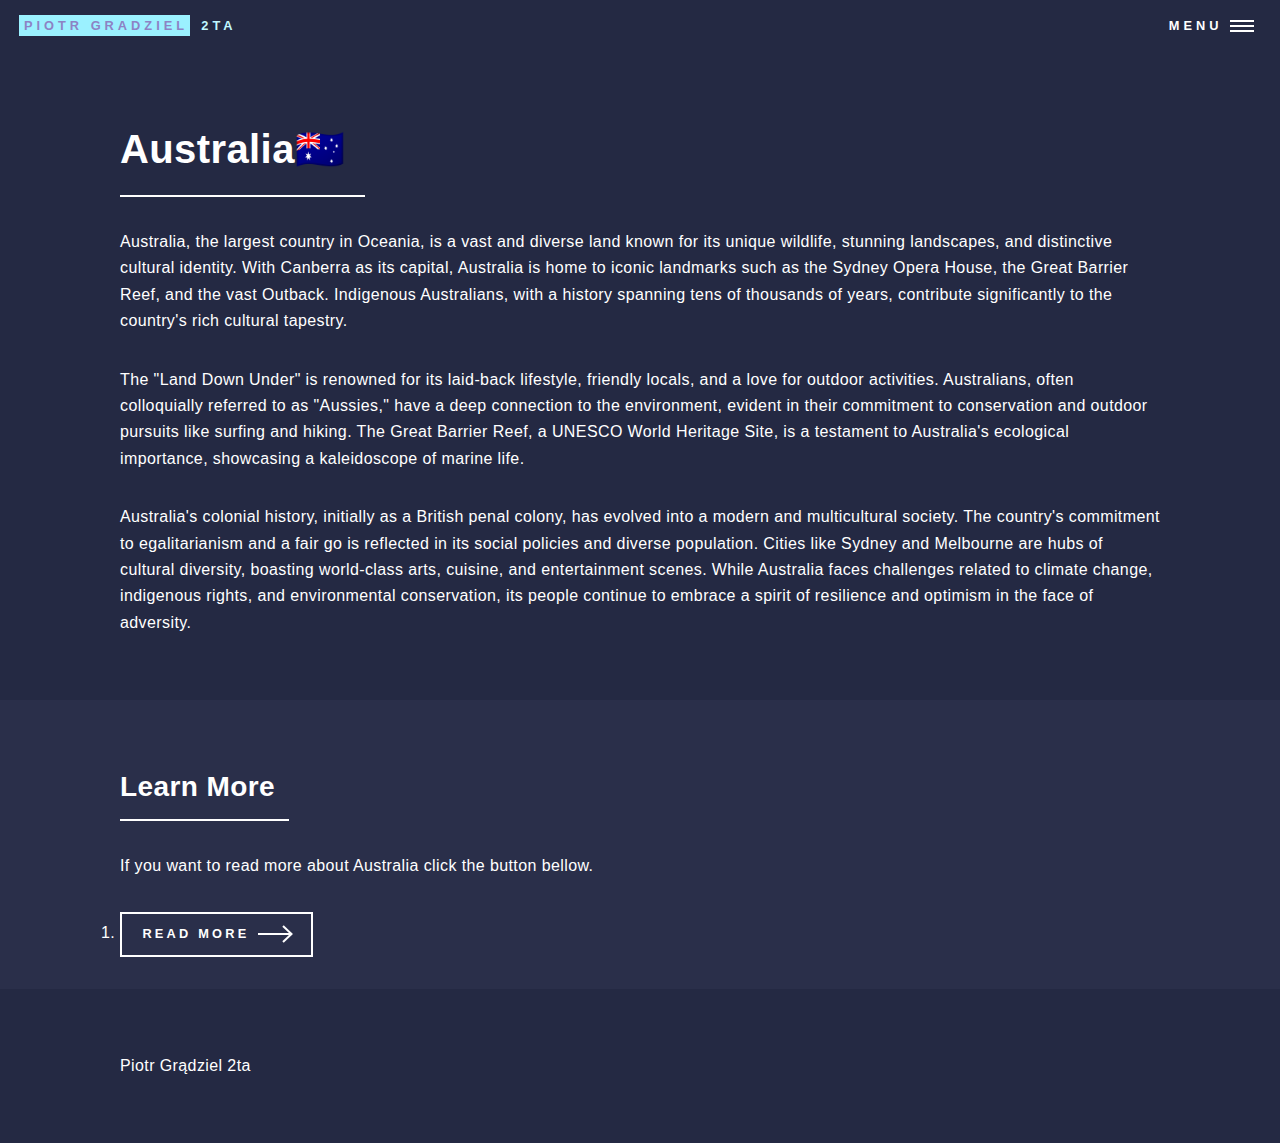
<file: australia.html>
<!DOCTYPE HTML>
<html>
	<head>
		<title>Australia</title>
		<meta charset="utf-8" />
		<meta name="viewport" content="width=device-width, initial-scale=1, user-scalable=no" />
		<link rel="stylesheet" href="assets/css/main.css" />
		<noscript><link rel="stylesheet" href="assets/css/noscript.css" /></noscript>
	</head>
	<body class="is-preload">

		<!-- Wrapper -->
			<div id="wrapper">

				<!-- Header -->
					<header id="header" class="alt style2">
						<a href="index.html" class="logo"><strong>Piotr Gradziel</strong> <span>2ta</span></a>
						<nav>
							<a href="#menu">Menu</a>
						</nav>
					</header>

				<!-- Menu -->
					<nav id="menu">
						<ul class="links">
							<li><a href="index.html">Home</a></li>
							<li><a href="gallery.html">Gallery</a></li>
							<li><a href="landing.html">Info</a></li>
						</ul>
					</nav>

				<!-- Banner -->
					<section id="banner" class="style2">
						<div class="inner">
							<header class="major">
								<h1>Australia🇦🇺</h1>
							</header>
							<div class="content">
								<p>Australia, the largest country in Oceania, is a vast and diverse land known for its unique wildlife, stunning landscapes, and distinctive cultural identity. With Canberra as its capital, Australia is home to iconic landmarks such as the Sydney Opera House, the Great Barrier Reef, and the vast Outback. Indigenous Australians, with a history spanning tens of thousands of years, contribute significantly to the country's rich cultural tapestry.</p>
                                
                                <p>The "Land Down Under" is renowned for its laid-back lifestyle, friendly locals, and a love for outdoor activities. Australians, often colloquially referred to as "Aussies," have a deep connection to the environment, evident in their commitment to conservation and outdoor pursuits like surfing and hiking. The Great Barrier Reef, a UNESCO World Heritage Site, is a testament to Australia's ecological importance, showcasing a kaleidoscope of marine life.</p>

                                <p>Australia's colonial history, initially as a British penal colony, has evolved into a modern and multicultural society. The country's commitment to egalitarianism and a fair go is reflected in its social policies and diverse population. Cities like Sydney and Melbourne are hubs of cultural diversity, boasting world-class arts, cuisine, and entertainment scenes. While Australia faces challenges related to climate change, indigenous rights, and environmental conservation, its people continue to embrace a spirit of resilience and optimism in the face of adversity.</p>
							</div>
						</div>
					</section>

				<!-- Main -->
					<div id="main">

							<section id="three">
								<div class="inner">
									<header class="major">
										<h2>Learn More</h2>
									</header>
									<p>If you want to read more about Australia click the button bellow.</p>
									<ul class="actions">
										<li><a href="https://www.australia.com/en" class="button next">Read More</a></li>
									</ul>
								</div>
							</section>

					</div>

						<!-- Footer -->
							<footer id="footer">
								<div class="inner">
									<p>Piotr Grądziel 2ta</p>
								</div>
							</footer>

			</div>
		<!-- Scripts -->
			<script src="assets/js/jquery.min.js"></script>
			<script src="assets/js/jquery.scrolly.min.js"></script>
			<script src="assets/js/jquery.scrollex.min.js"></script>
			<script src="assets/js/browser.min.js"></script>
			<script src="assets/js/breakpoints.min.js"></script>
			<script src="assets/js/util.js"></script>
			<script src="assets/js/main.js"></script>

	</body>
</html>
</file>
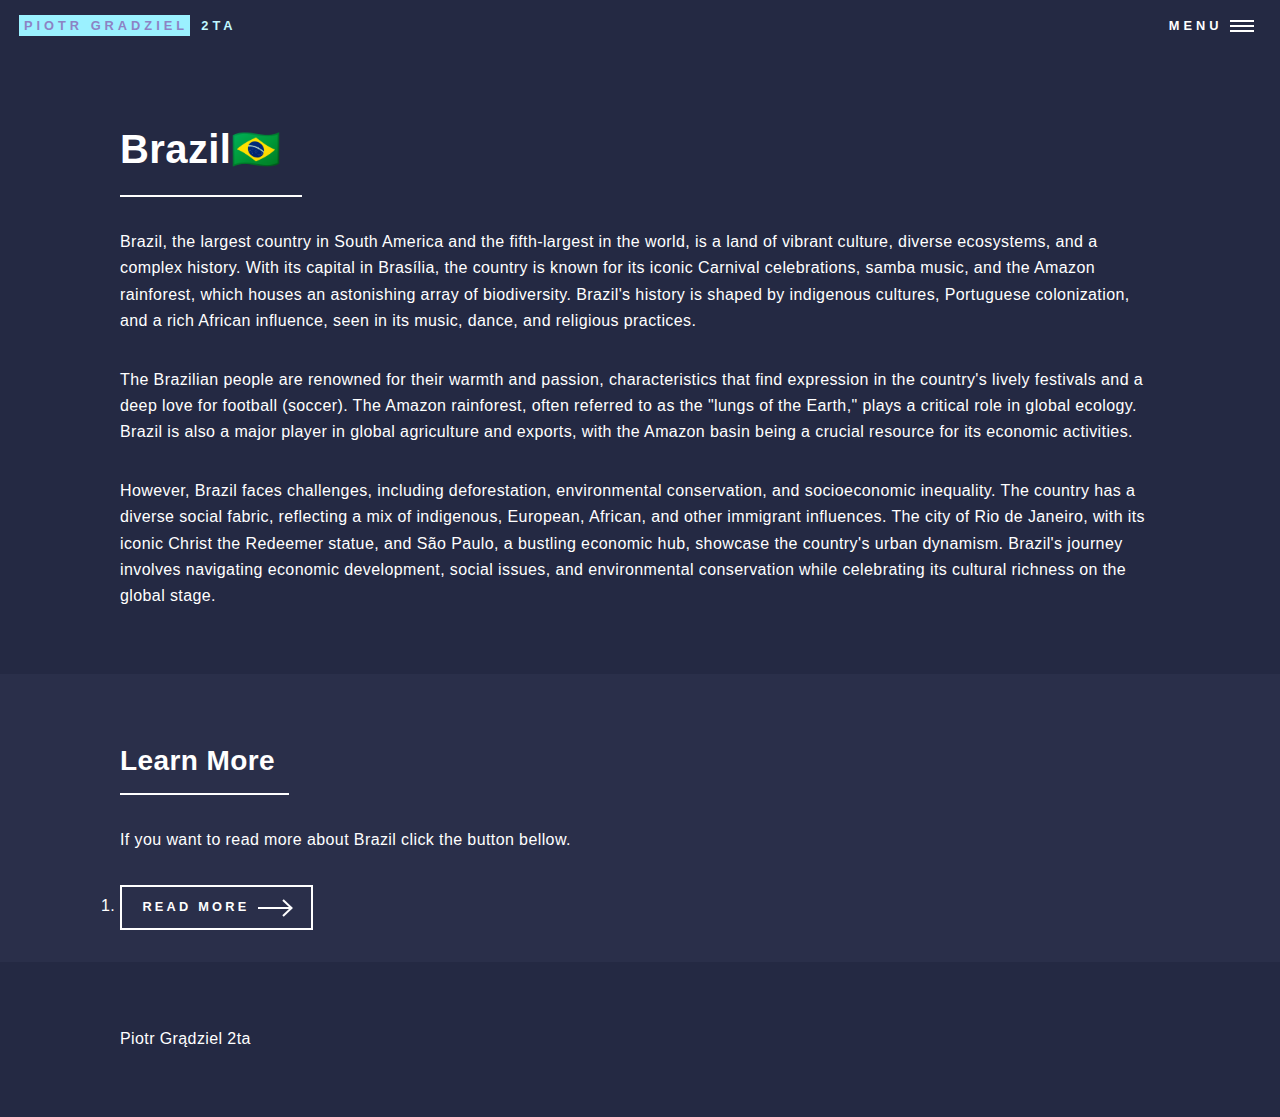
<file: brazil.html>
<!DOCTYPE HTML>
<html>
	<head>
		<title>Brazil</title>
		<meta charset="utf-8" />
		<meta name="viewport" content="width=device-width, initial-scale=1, user-scalable=no" />
		<link rel="stylesheet" href="assets/css/main.css" />
		<noscript><link rel="stylesheet" href="assets/css/noscript.css" /></noscript>
	</head>
	<body class="is-preload">

		<!-- Wrapper -->
			<div id="wrapper">

				<!-- Header -->
					<header id="header" class="alt style2">
						<a href="index.html" class="logo"><strong>Piotr Gradziel</strong> <span>2ta</span></a>
						<nav>
							<a href="#menu">Menu</a>
						</nav>
					</header>

				<!-- Menu -->
					<nav id="menu">
						<ul class="links">
							<li><a href="index.html">Home</a></li>
							<li><a href="gallery.html">Gallery</a></li>
							<li><a href="landing.html">Info</a></li>
						</ul>
					</nav>

				<!-- Banner -->
					<section id="banner" class="style2">
						<div class="inner">
							<header class="major">
								<h1>Brazil🇧🇷</h1>
							</header>
							<div class="content">
								<p>Brazil, the largest country in South America and the fifth-largest in the world, is a land of vibrant culture, diverse ecosystems, and a complex history. With its capital in Brasília, the country is known for its iconic Carnival celebrations, samba music, and the Amazon rainforest, which houses an astonishing array of biodiversity. Brazil's history is shaped by indigenous cultures, Portuguese colonization, and a rich African influence, seen in its music, dance, and religious practices.</p>
                                
                                <p>The Brazilian people are renowned for their warmth and passion, characteristics that find expression in the country's lively festivals and a deep love for football (soccer). The Amazon rainforest, often referred to as the "lungs of the Earth," plays a critical role in global ecology. Brazil is also a major player in global agriculture and exports, with the Amazon basin being a crucial resource for its economic activities.</p>

                                <p>However, Brazil faces challenges, including deforestation, environmental conservation, and socioeconomic inequality. The country has a diverse social fabric, reflecting a mix of indigenous, European, African, and other immigrant influences. The city of Rio de Janeiro, with its iconic Christ the Redeemer statue, and São Paulo, a bustling economic hub, showcase the country's urban dynamism. Brazil's journey involves navigating economic development, social issues, and environmental conservation while celebrating its cultural richness on the global stage.

                                </p>
							</div>
						</div>
					</section>

				<!-- Main -->
					<div id="main">

							<section id="three">
								<div class="inner">
									<header class="major">
										<h2>Learn More</h2>
									</header>
									<p>If you want to read more about Brazil click the button bellow.</p>
									<ul class="actions">
										<li><a href="https://en.wikipedia.org/wiki/Brazil" class="button next">Read More</a></li>
									</ul>
								</div>
							</section>

					</div>

						<!-- Footer -->
							<footer id="footer">
								<div class="inner">
									<p>Piotr Grądziel 2ta</p>
								</div>
							</footer>

			</div>
		<!-- Scripts -->
			<script src="assets/js/jquery.min.js"></script>
			<script src="assets/js/jquery.scrolly.min.js"></script>
			<script src="assets/js/jquery.scrollex.min.js"></script>
			<script src="assets/js/browser.min.js"></script>
			<script src="assets/js/breakpoints.min.js"></script>
			<script src="assets/js/util.js"></script>
			<script src="assets/js/main.js"></script>

	</body>
</html>
</file>
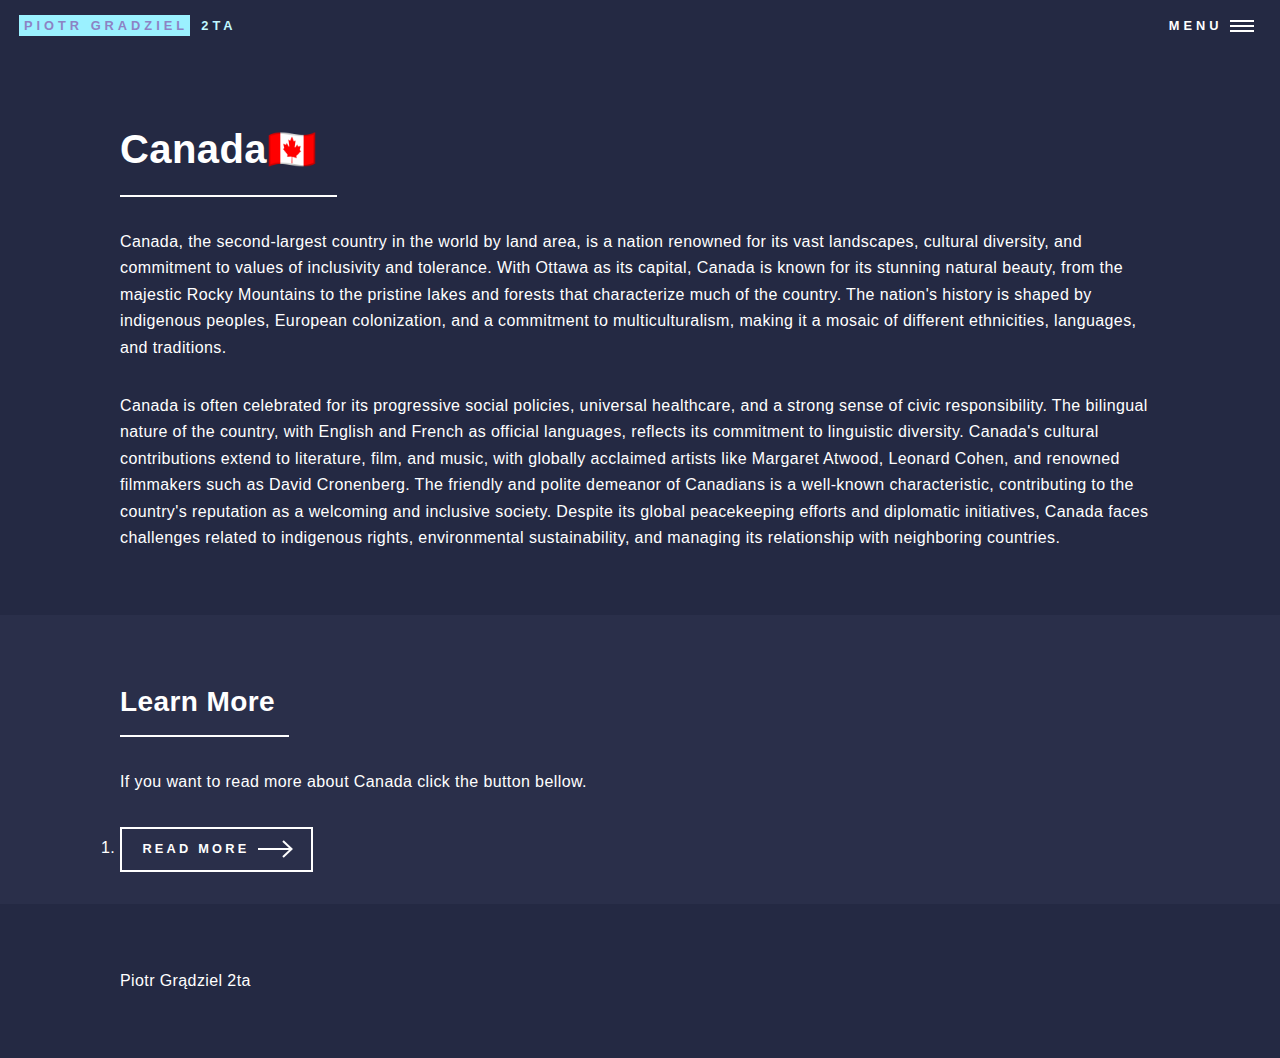
<file: canada.html>
<!DOCTYPE HTML>
<html>
	<head>
		<title>Canada</title>
		<meta charset="utf-8" />
		<meta name="viewport" content="width=device-width, initial-scale=1, user-scalable=no" />
		<link rel="stylesheet" href="assets/css/main.css" />
		<noscript><link rel="stylesheet" href="assets/css/noscript.css" /></noscript>
	</head>
	<body class="is-preload">

		<!-- Wrapper -->
			<div id="wrapper">

				<!-- Header -->
					<header id="header" class="alt style2">
						<a href="index.html" class="logo"><strong>Piotr Gradziel</strong> <span>2ta</span></a>
						<nav>
							<a href="#menu">Menu</a>
						</nav>
					</header>

				<!-- Menu -->
					<nav id="menu">
						<ul class="links">
							<li><a href="index.html">Home</a></li>
							<li><a href="gallery.html">Gallery</a></li>
							<li><a href="landing.html">Info</a></li>
						</ul>
					</nav>

				<!-- Banner -->
					<section id="banner" class="style2">
						<div class="inner">
							<header class="major">
								<h1>Canada🇨🇦</h1>
							</header>
							<div class="content">
								<p>Canada, the second-largest country in the world by land area, is a nation renowned for its vast landscapes, cultural diversity, and commitment to values of inclusivity and tolerance. With Ottawa as its capital, Canada is known for its stunning natural beauty, from the majestic Rocky Mountains to the pristine lakes and forests that characterize much of the country. The nation's history is shaped by indigenous peoples, European colonization, and a commitment to multiculturalism, making it a mosaic of different ethnicities, languages, and traditions.</p>
                                
                                <p>Canada is often celebrated for its progressive social policies, universal healthcare, and a strong sense of civic responsibility. The bilingual nature of the country, with English and French as official languages, reflects its commitment to linguistic diversity. Canada's cultural contributions extend to literature, film, and music, with globally acclaimed artists like Margaret Atwood, Leonard Cohen, and renowned filmmakers such as David Cronenberg. The friendly and polite demeanor of Canadians is a well-known characteristic, contributing to the country's reputation as a welcoming and inclusive society. Despite its global peacekeeping efforts and diplomatic initiatives, Canada faces challenges related to indigenous rights, environmental sustainability, and managing its relationship with neighboring countries.</p>
							</div>
						</div>
					</section>

				<!-- Main -->
					<div id="main">

							<section id="three">
								<div class="inner">
									<header class="major">
										<h2>Learn More</h2>
									</header>
									<p>If you want to read more about Canada click the button bellow.</p>
									<ul class="actions">
										<li><a href="https://www.canada.ca/en.html" class="button next">Read More</a></li>
									</ul>
								</div>
							</section>

					</div>

						<!-- Footer -->
							<footer id="footer">
								<div class="inner">
									<p>Piotr Grądziel 2ta</p>
								</div>
							</footer>

			</div>
		<!-- Scripts -->
			<script src="assets/js/jquery.min.js"></script>
			<script src="assets/js/jquery.scrolly.min.js"></script>
			<script src="assets/js/jquery.scrollex.min.js"></script>
			<script src="assets/js/browser.min.js"></script>
			<script src="assets/js/breakpoints.min.js"></script>
			<script src="assets/js/util.js"></script>
			<script src="assets/js/main.js"></script>

	</body>
</html>
</file>
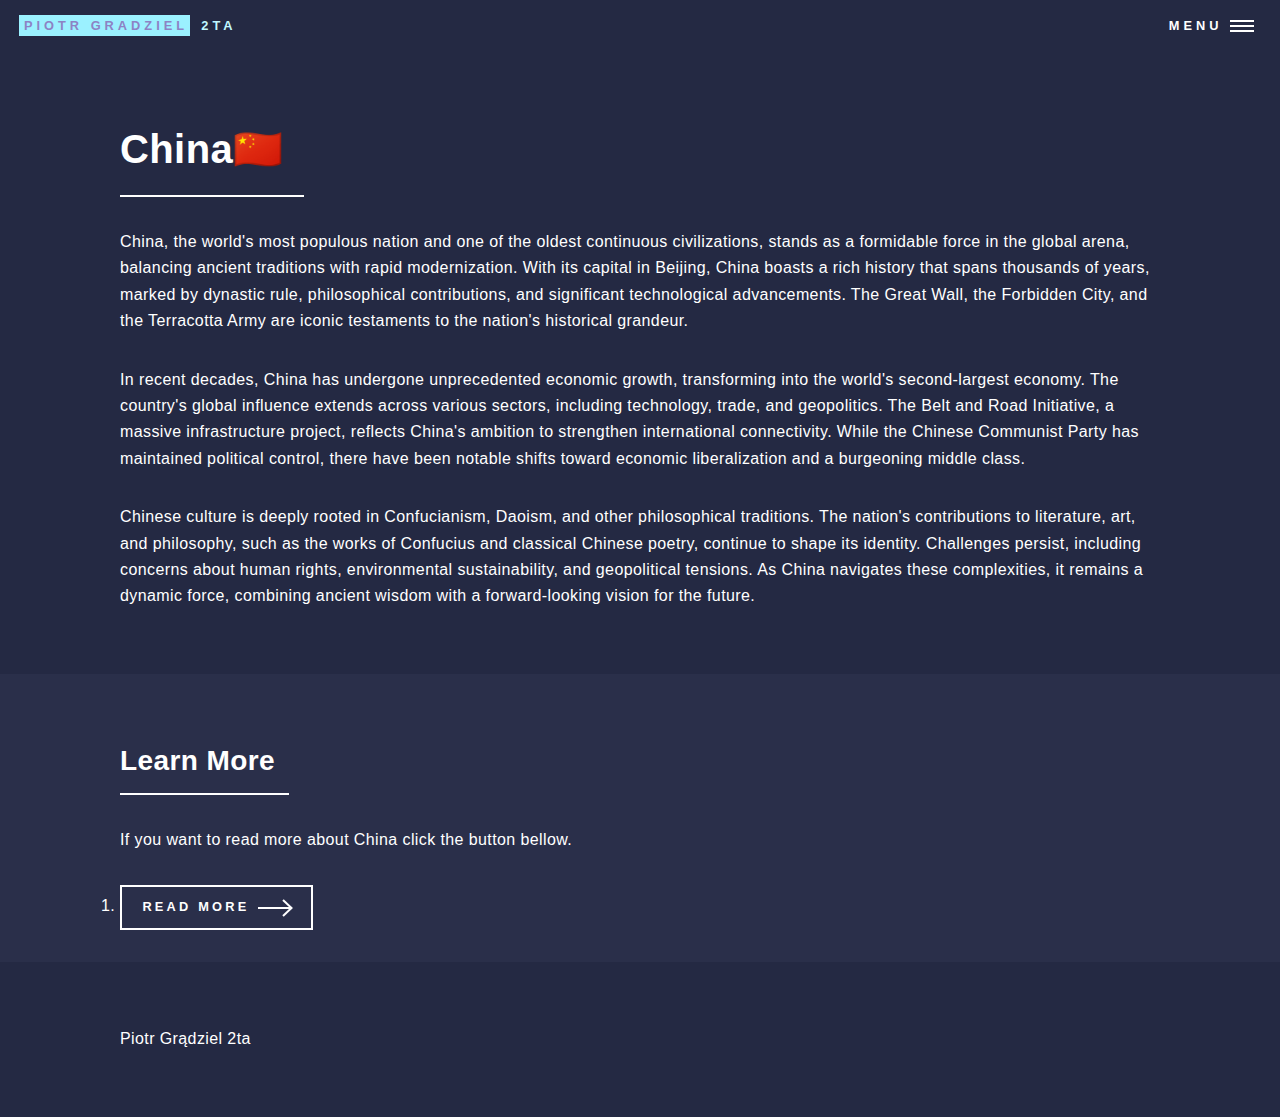
<file: china.html>
<!DOCTYPE HTML>
<html>
	<head>
		<title>China</title>
		<meta charset="utf-8" />
		<meta name="viewport" content="width=device-width, initial-scale=1, user-scalable=no" />
		<link rel="stylesheet" href="assets/css/main.css" />
		<noscript><link rel="stylesheet" href="assets/css/noscript.css" /></noscript>
	</head>
	<body class="is-preload">

		<!-- Wrapper -->
			<div id="wrapper">

				<!-- Header -->
					<header id="header" class="alt style2">
						<a href="index.html" class="logo"><strong>Piotr Gradziel</strong> <span>2ta</span></a>
						<nav>
							<a href="#menu">Menu</a>
						</nav>
					</header>

				<!-- Menu -->
					<nav id="menu">
						<ul class="links">
							<li><a href="index.html">Home</a></li>
							<li><a href="gallery.html">Gallery</a></li>
							<li><a href="landing.html">Info</a></li>
						</ul>
					</nav>

				<!-- Banner -->
					<section id="banner" class="style2">
						<div class="inner">
							<header class="major">
								<h1>China🇨🇳</h1>
							</header>
							<div class="content">
								<p>China, the world's most populous nation and one of the oldest continuous civilizations, stands as a formidable force in the global arena, balancing ancient traditions with rapid modernization. With its capital in Beijing, China boasts a rich history that spans thousands of years, marked by dynastic rule, philosophical contributions, and significant technological advancements. The Great Wall, the Forbidden City, and the Terracotta Army are iconic testaments to the nation's historical grandeur.</p>
                                
                                <p>In recent decades, China has undergone unprecedented economic growth, transforming into the world's second-largest economy. The country's global influence extends across various sectors, including technology, trade, and geopolitics. The Belt and Road Initiative, a massive infrastructure project, reflects China's ambition to strengthen international connectivity. While the Chinese Communist Party has maintained political control, there have been notable shifts toward economic liberalization and a burgeoning middle class.</p>

                                <p>Chinese culture is deeply rooted in Confucianism, Daoism, and other philosophical traditions. The nation's contributions to literature, art, and philosophy, such as the works of Confucius and classical Chinese poetry, continue to shape its identity. Challenges persist, including concerns about human rights, environmental sustainability, and geopolitical tensions. As China navigates these complexities, it remains a dynamic force, combining ancient wisdom with a forward-looking vision for the future.</p>
							</div>
						</div>
					</section>

				<!-- Main -->
					<div id="main">

							<section id="three">
								<div class="inner">
									<header class="major">
										<h2>Learn More</h2>
									</header>
									<p>If you want to read more about China click the button bellow.</p>
									<ul class="actions">
										<li><a href="https://en.wikipedia.org/wiki/China" class="button next">Read More</a></li>
									</ul>
								</div>
							</section>

					</div>

						<!-- Footer -->
							<footer id="footer">
								<div class="inner">
									<p>Piotr Grądziel 2ta</p>
								</div>
							</footer>

			</div>
		<!-- Scripts -->
			<script src="assets/js/jquery.min.js"></script>
			<script src="assets/js/jquery.scrolly.min.js"></script>
			<script src="assets/js/jquery.scrollex.min.js"></script>
			<script src="assets/js/browser.min.js"></script>
			<script src="assets/js/breakpoints.min.js"></script>
			<script src="assets/js/util.js"></script>
			<script src="assets/js/main.js"></script>

	</body>
</html>
</file>
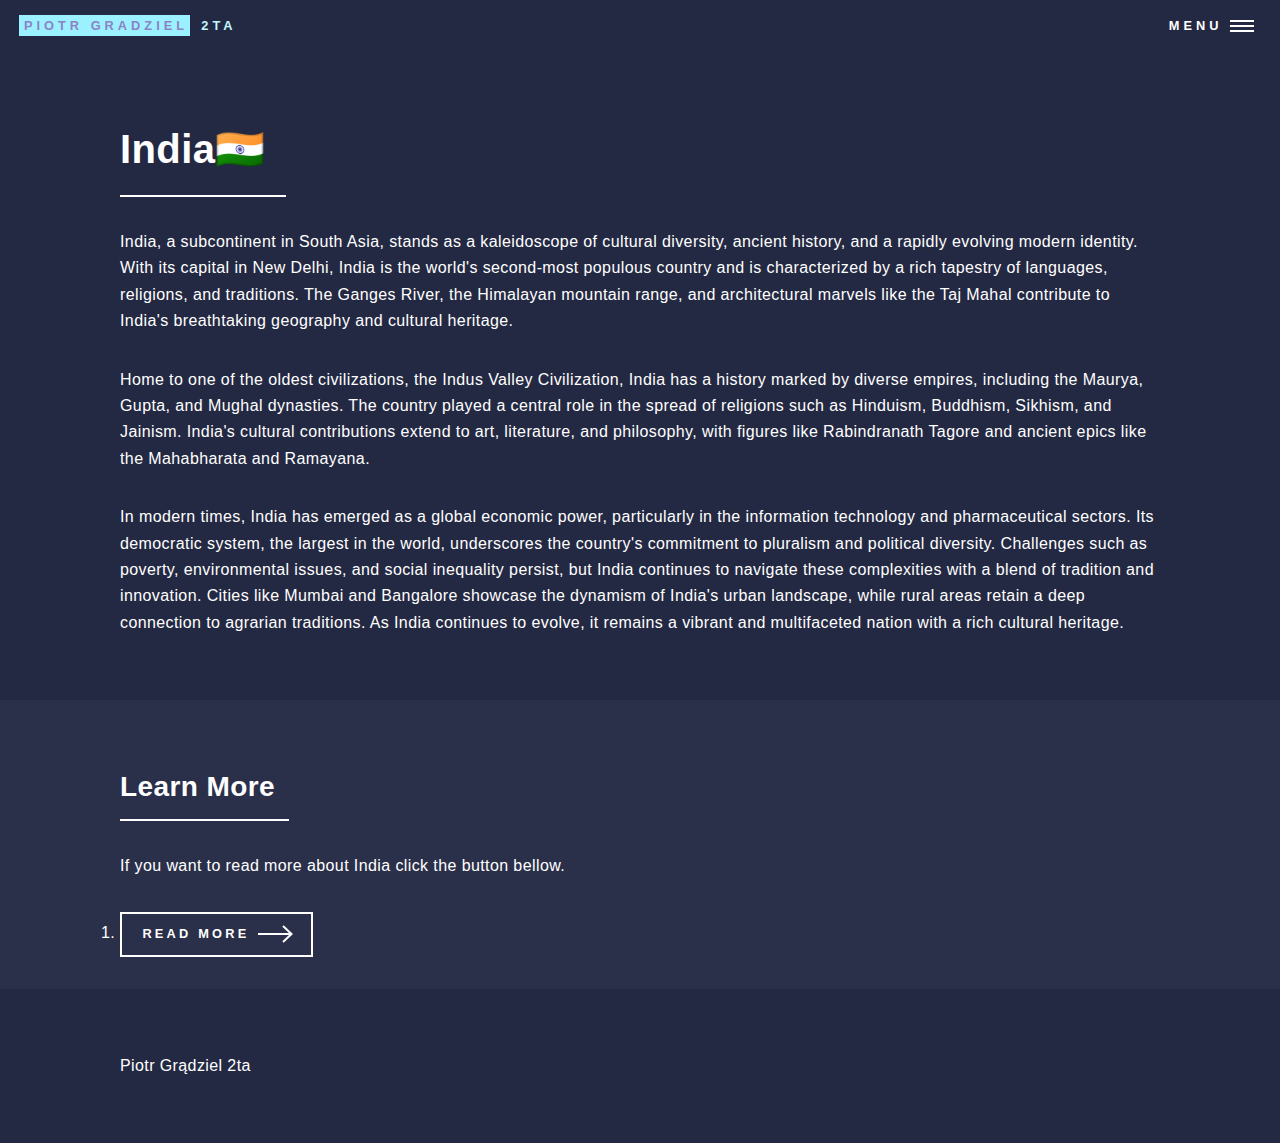
<file: india.html>
<!DOCTYPE HTML>
<html>
	<head>
		<title>India</title>
		<meta charset="utf-8" />
		<meta name="viewport" content="width=device-width, initial-scale=1, user-scalable=no" />
		<link rel="stylesheet" href="assets/css/main.css" />
		<noscript><link rel="stylesheet" href="assets/css/noscript.css" /></noscript>
	</head>
	<body class="is-preload">

		<!-- Wrapper -->
			<div id="wrapper">

				<!-- Header -->
					<header id="header" class="alt style2">
						<a href="index.html" class="logo"><strong>Piotr Gradziel</strong> <span>2ta</span></a>
						<nav>
							<a href="#menu">Menu</a>
						</nav>
					</header>

				<!-- Menu -->
					<nav id="menu">
						<ul class="links">
							<li><a href="index.html">Home</a></li>
							<li><a href="gallery.html">Gallery</a></li>
							<li><a href="landing.html">Info</a></li>
						</ul>
					</nav>

				<!-- Banner -->
					<section id="banner" class="style2">
						<div class="inner">
							<header class="major">
								<h1>India🇮🇳</h1>
							</header>
							<div class="content">
								<p>India, a subcontinent in South Asia, stands as a kaleidoscope of cultural diversity, ancient history, and a rapidly evolving modern identity. With its capital in New Delhi, India is the world's second-most populous country and is characterized by a rich tapestry of languages, religions, and traditions. The Ganges River, the Himalayan mountain range, and architectural marvels like the Taj Mahal contribute to India's breathtaking geography and cultural heritage.</p>
                                
                                <p>Home to one of the oldest civilizations, the Indus Valley Civilization, India has a history marked by diverse empires, including the Maurya, Gupta, and Mughal dynasties. The country played a central role in the spread of religions such as Hinduism, Buddhism, Sikhism, and Jainism. India's cultural contributions extend to art, literature, and philosophy, with figures like Rabindranath Tagore and ancient epics like the Mahabharata and Ramayana.</p>

                                <p>In modern times, India has emerged as a global economic power, particularly in the information technology and pharmaceutical sectors. Its democratic system, the largest in the world, underscores the country's commitment to pluralism and political diversity. Challenges such as poverty, environmental issues, and social inequality persist, but India continues to navigate these complexities with a blend of tradition and innovation. Cities like Mumbai and Bangalore showcase the dynamism of India's urban landscape, while rural areas retain a deep connection to agrarian traditions. As India continues to evolve, it remains a vibrant and multifaceted nation with a rich cultural heritage.</p>
							</div>
						</div>
					</section>

				<!-- Main -->
					<div id="main">

							<section id="three">
								<div class="inner">
									<header class="major">
										<h2>Learn More</h2>
									</header>
									<p>If you want to read more about India click the button bellow.</p>
									<ul class="actions">
										<li><a href="https://en.wikipedia.org/wiki/India" class="button next">Read More</a></li>
									</ul>
								</div>
							</section>

					</div>

						<!-- Footer -->
							<footer id="footer">
								<div class="inner">
									<p>Piotr Grądziel 2ta</p>
								</div>
							</footer>

			</div>
		<!-- Scripts -->
			<script src="assets/js/jquery.min.js"></script>
			<script src="assets/js/jquery.scrolly.min.js"></script>
			<script src="assets/js/jquery.scrollex.min.js"></script>
			<script src="assets/js/browser.min.js"></script>
			<script src="assets/js/breakpoints.min.js"></script>
			<script src="assets/js/util.js"></script>
			<script src="assets/js/main.js"></script>

	</body>
</html>
</file>
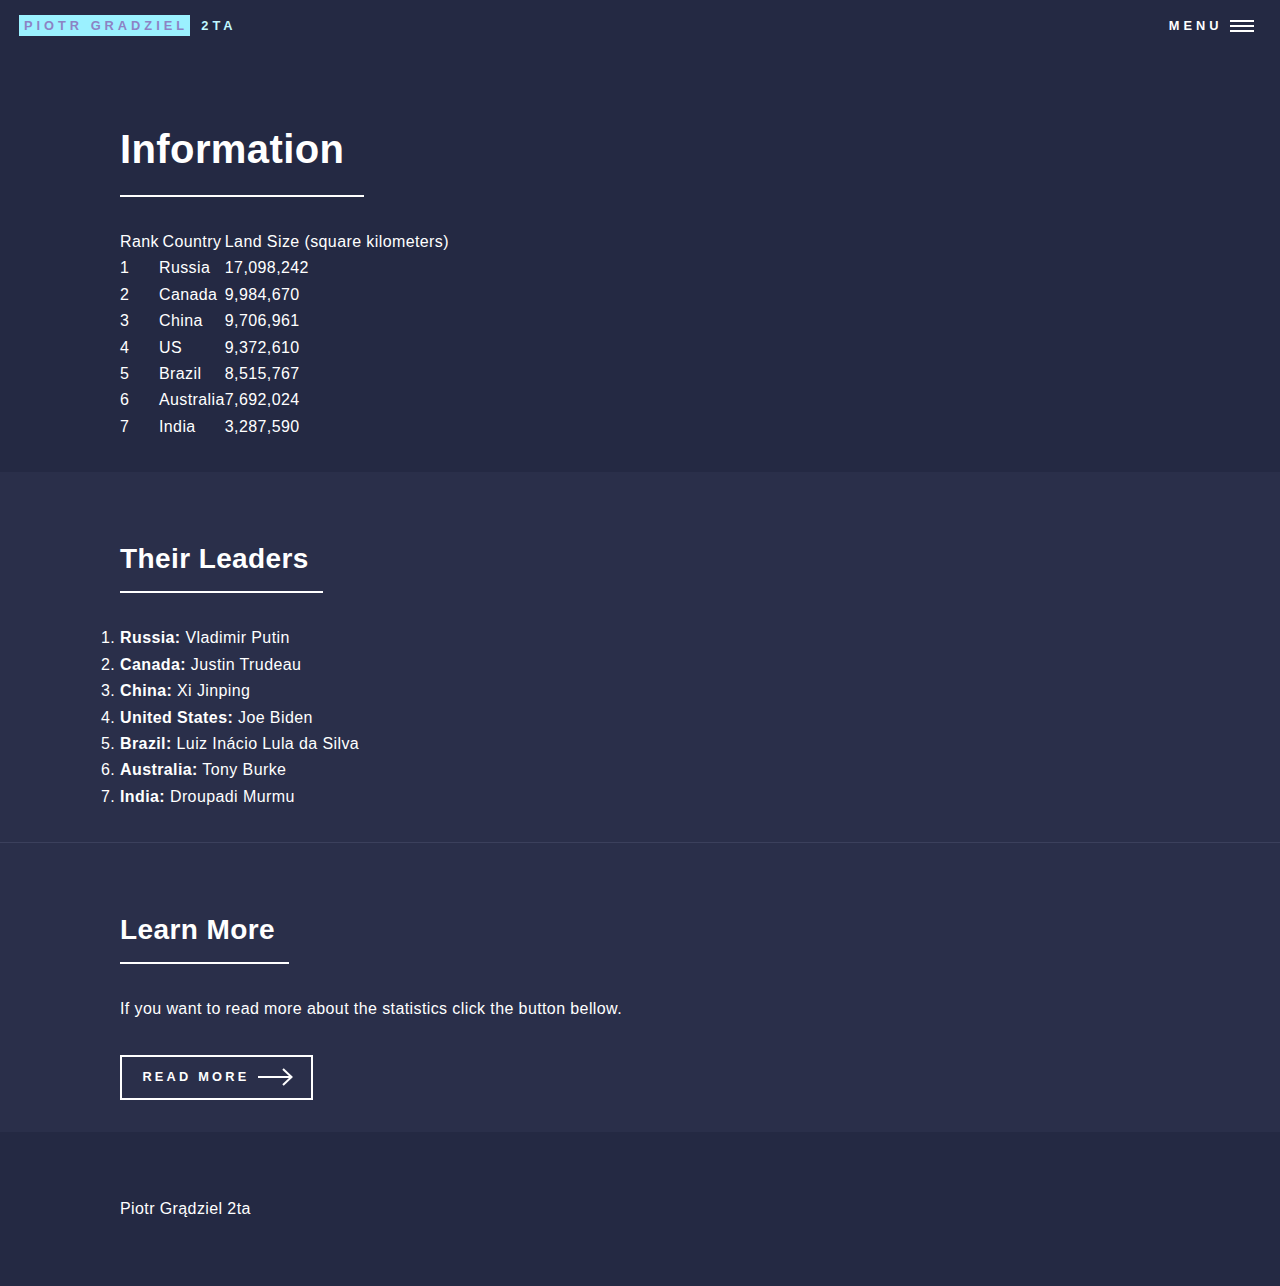
<file: landing.html>
<!DOCTYPE HTML>
<html>
	<head>
		<title>Info</title>
		<meta charset="utf-8" />
		<meta name="viewport" content="width=device-width, initial-scale=1, user-scalable=no" />
		<link rel="stylesheet" href="assets/css/main.css" />
		<noscript><link rel="stylesheet" href="assets/css/noscript.css" /></noscript>
	</head>
	<body class="is-preload">

		<!-- Wrapper -->
			<div id="wrapper">

				<!-- Header -->
					<header id="header" class="alt style2">
						<a href="index.html" class="logo"><strong>Piotr Gradziel</strong> <span>2ta</span></a>
						<nav>
							<a href="#menu">Menu</a>
						</nav>
					</header>

				<!-- Menu -->
					<nav id="menu">
						<ul class="links">
							<li><a href="index.html">Home</a></li>
							<li><a href="gallery.html">Gallery</a></li>
							<li><a href="landing.html">Info</a></li>
						</ul>
					</nav>

				<!-- Banner -->
					<section id="banner" class="style2">
						<div class="inner">
							<header class="major">
								<h1>Information</h1>
							</header>
							<table>
								<thead>
									<tr>
										<th>Rank</th>
										<th>Country</th>
										<th>Land Size (square kilometers)</th>
									</tr>
								</thead>
								<tbody>
									<tr>
										<td>1</td>
										<td>Russia</td>
										<td>17,098,242</td>
									</tr>
									<tr>
										<td>2</td>
										<td>Canada</td>
										<td>9,984,670</td>
									</tr>
									<tr>
										<td>3</td>
										<td>China</td>
										<td>9,706,961</td>
									</tr>
									<tr>
										<td>4</td>
										<td>US      </td>
										<td>9,372,610</td>
									</tr>
									<tr>
										<td>5</td>
										<td>Brazil</td>
										<td>8,515,767</td>
									</tr>
									<tr>
										<td>6</td>
										<td>Australia</td>
										<td>7,692,024</td>
									</tr>
									<tr>
										<td>7</td>
										<td>India</td>
										<td>3,287,590</td>
									</tr>
								</tbody>
							</table>
						</div>
					</section>

				<!-- Main -->
					<div id="main">

						<!-- One -->
							<section id="one">
								<div class="inner">
									<header class="major">
										<h2>Their Leaders</h2>
									</header>
									<ul>
										<li><strong>Russia:</strong> Vladimir Putin</li>
										<li><strong>Canada:</strong> Justin Trudeau</li>
										<li><strong>China:</strong> Xi Jinping</li>
										<li><strong>United States:</strong> Joe Biden</li>
										<li><strong>Brazil:</strong> Luiz Inácio Lula da Silva</li>
										<li><strong>Australia:</strong> Tony Burke</li>
										<li><strong>India:</strong> Droupadi Murmu</li>
									</ul>
								</div>
							</section>
						<!-- Three -->
							<section id="three">
								<div class="inner">
									<header class="major">
										<h2>Learn More</h2>
									</header>
									<p>If you want to read more about the statistics click the button bellow.</p>
									<ul class="actions">
										<a href="https://www.worldometers.info/geography/largest-countries-in-the-world/" class="button next">Read More</a>
									</ul>
								</div>
							</section>

					</div>

						<!-- Footer -->
							<footer id="footer">
								<div class="inner">
									<p>Piotr Grądziel 2ta</p>
								</div>
							</footer>

			</div>
		<!-- Scripts -->
			<script src="assets/js/jquery.min.js"></script>
			<script src="assets/js/jquery.scrolly.min.js"></script>
			<script src="assets/js/jquery.scrollex.min.js"></script>
			<script src="assets/js/browser.min.js"></script>
			<script src="assets/js/breakpoints.min.js"></script>
			<script src="assets/js/util.js"></script>
			<script src="assets/js/main.js"></script>

	</body>
</html>
</file>
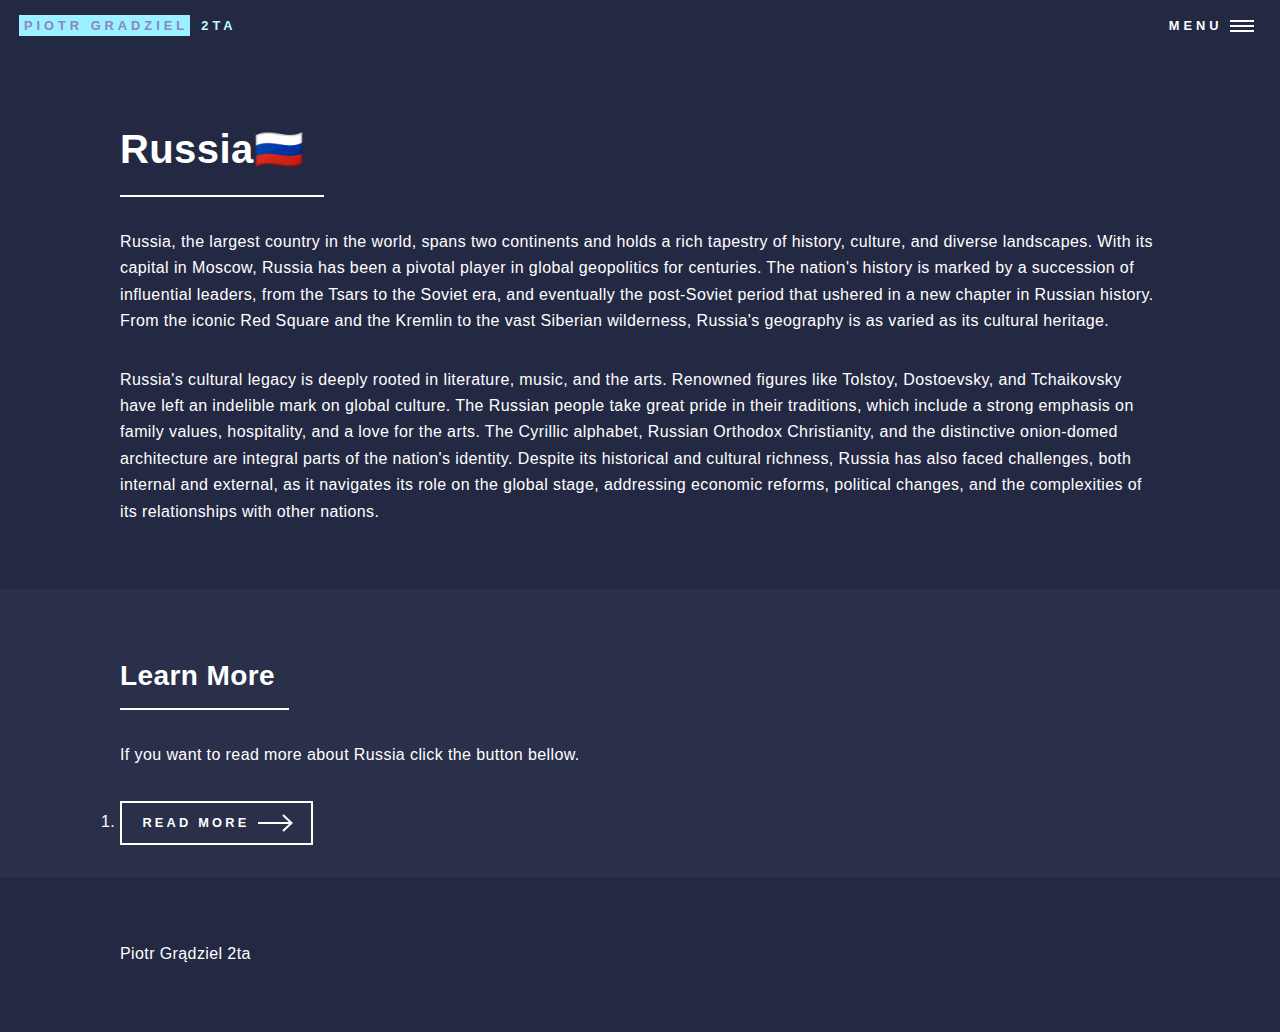
<file: russia.html>
<!DOCTYPE HTML>
<html>
	<head>
		<title>Russia</title>
		<meta charset="utf-8" />
		<meta name="viewport" content="width=device-width, initial-scale=1, user-scalable=no" />
		<link rel="stylesheet" href="assets/css/main.css" />
		<noscript><link rel="stylesheet" href="assets/css/noscript.css" /></noscript>
	</head>
	<body class="is-preload">

		<!-- Wrapper -->
			<div id="wrapper">

				<!-- Header -->
					<header id="header" class="alt style2">
						<a href="index.html" class="logo"><strong>Piotr Gradziel</strong> <span>2ta</span></a>
						<nav>
							<a href="#menu">Menu</a>
						</nav>
					</header>

				<!-- Menu -->
					<nav id="menu">
						<ul class="links">
							<li><a href="index.html">Home</a></li>
							<li><a href="gallery.html">Gallery</a></li>
							<li><a href="landing.html">Info</a></li>
						</ul>
					</nav>

				<!-- Banner -->
					<section id="banner" class="style2">
						<div class="inner">
							<header class="major">
								<h1>Russia🇷🇺</h1>
							</header>
							<div class="content">
								<p>Russia, the largest country in the world, spans two continents and holds a rich tapestry of history, culture, and diverse landscapes. With its capital in Moscow, Russia has been a pivotal player in global geopolitics for centuries. The nation's history is marked by a succession of influential leaders, from the Tsars to the Soviet era, and eventually the post-Soviet period that ushered in a new chapter in Russian history. From the iconic Red Square and the Kremlin to the vast Siberian wilderness, Russia's geography is as varied as its cultural heritage.</p>
                                
                                <p>Russia's cultural legacy is deeply rooted in literature, music, and the arts. Renowned figures like Tolstoy, Dostoevsky, and Tchaikovsky have left an indelible mark on global culture. The Russian people take great pride in their traditions, which include a strong emphasis on family values, hospitality, and a love for the arts. The Cyrillic alphabet, Russian Orthodox Christianity, and the distinctive onion-domed architecture are integral parts of the nation's identity. Despite its historical and cultural richness, Russia has also faced challenges, both internal and external, as it navigates its role on the global stage, addressing economic reforms, political changes, and the complexities of its relationships with other nations.</p>
							</div>
						</div>
					</section>

				<!-- Main -->
					<div id="main">

							<section id="three">
								<div class="inner">
									<header class="major">
										<h2>Learn More</h2>
									</header>
									<p>If you want to read more about Russia click the button bellow.</p>
									<ul class="actions">
										<li><a href="https://en.wikipedia.org/wiki/Russia" class="button next">Read More</a></li>
									</ul>
								</div>
							</section>

					</div>

						<!-- Footer -->
							<footer id="footer">
								<div class="inner">
									<p>Piotr Grądziel 2ta</p>
								</div>
							</footer>

			</div>
		<!-- Scripts -->
			<script src="assets/js/jquery.min.js"></script>
			<script src="assets/js/jquery.scrolly.min.js"></script>
			<script src="assets/js/jquery.scrollex.min.js"></script>
			<script src="assets/js/browser.min.js"></script>
			<script src="assets/js/breakpoints.min.js"></script>
			<script src="assets/js/util.js"></script>
			<script src="assets/js/main.js"></script>

	</body>
</html>
</file>
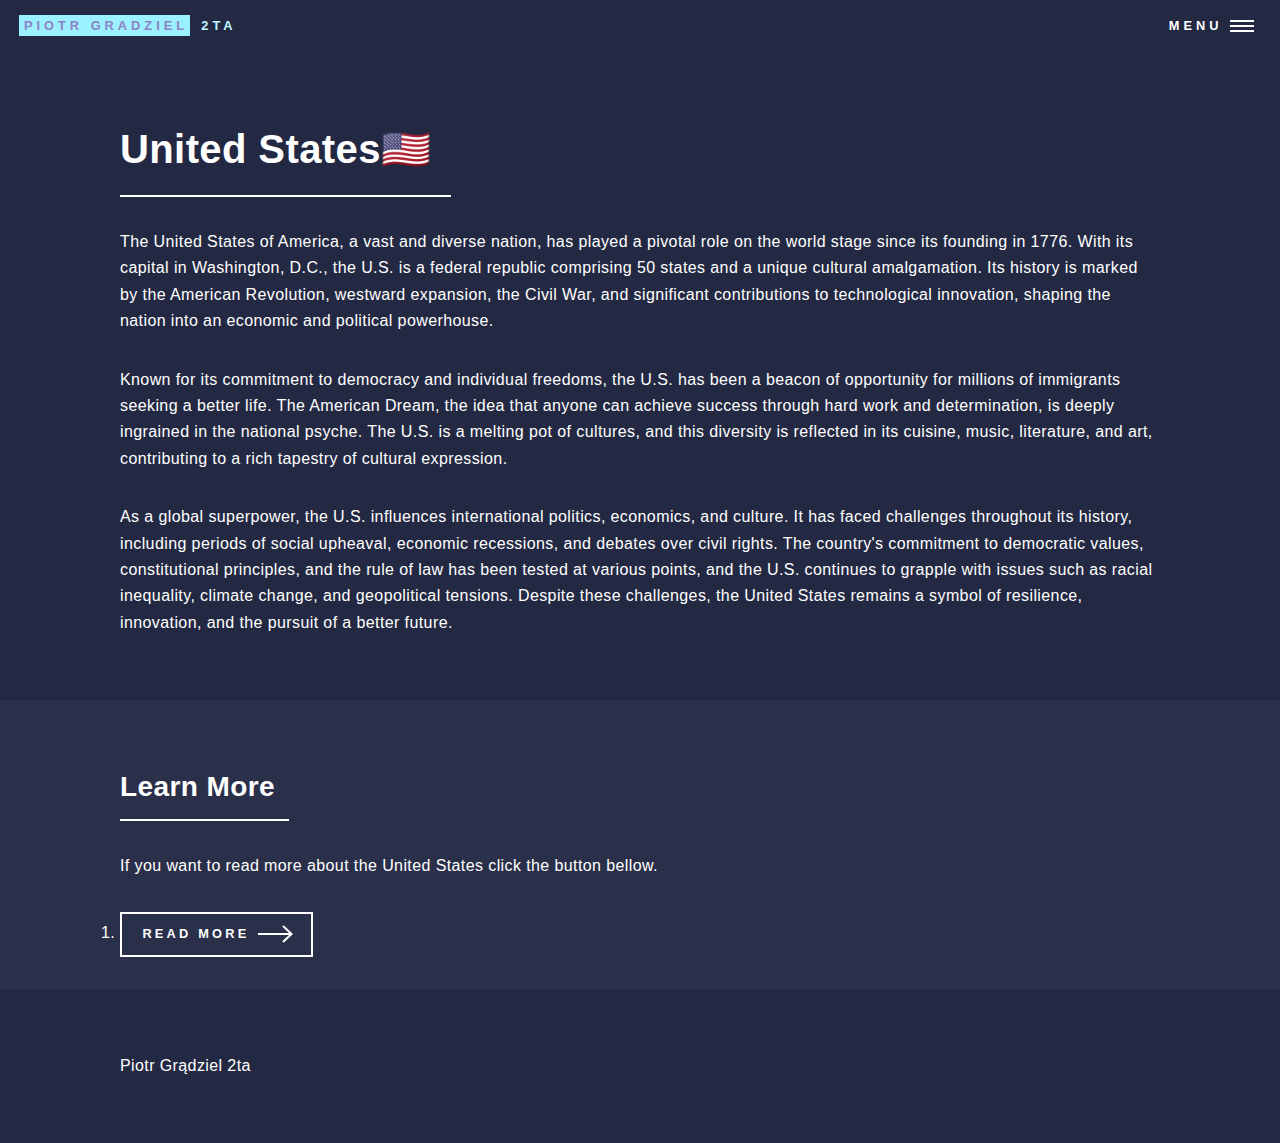
<file: us.html>
<!DOCTYPE HTML>
<html>
	<head>
		<title>United States</title>
		<meta charset="utf-8" />
		<meta name="viewport" content="width=device-width, initial-scale=1, user-scalable=no" />
		<link rel="stylesheet" href="assets/css/main.css" />
		<noscript><link rel="stylesheet" href="assets/css/noscript.css" /></noscript>
	</head>
	<body class="is-preload">

		<!-- Wrapper -->
			<div id="wrapper">

				<!-- Header -->
					<header id="header" class="alt style2">
						<a href="index.html" class="logo"><strong>Piotr Gradziel</strong> <span>2ta</span></a>
						<nav>
							<a href="#menu">Menu</a>
						</nav>
					</header>

				<!-- Menu -->
					<nav id="menu">
						<ul class="links">
							<li><a href="index.html">Home</a></li>
							<li><a href="gallery.html">Gallery</a></li>
							<li><a href="landing.html">Info</a></li>
						</ul>
					</nav>

				<!-- Banner -->
					<section id="banner" class="style2">
						<div class="inner">
							<header class="major">
								<h1>United States🇺🇸</h1>
							</header>
							<div class="content">
								<p>The United States of America, a vast and diverse nation, has played a pivotal role on the world stage since its founding in 1776. With its capital in Washington, D.C., the U.S. is a federal republic comprising 50 states and a unique cultural amalgamation. Its history is marked by the American Revolution, westward expansion, the Civil War, and significant contributions to technological innovation, shaping the nation into an economic and political powerhouse.</p>
                                
                                <p>Known for its commitment to democracy and individual freedoms, the U.S. has been a beacon of opportunity for millions of immigrants seeking a better life. The American Dream, the idea that anyone can achieve success through hard work and determination, is deeply ingrained in the national psyche. The U.S. is a melting pot of cultures, and this diversity is reflected in its cuisine, music, literature, and art, contributing to a rich tapestry of cultural expression.</p>

                                <p>As a global superpower, the U.S. influences international politics, economics, and culture. It has faced challenges throughout its history, including periods of social upheaval, economic recessions, and debates over civil rights. The country's commitment to democratic values, constitutional principles, and the rule of law has been tested at various points, and the U.S. continues to grapple with issues such as racial inequality, climate change, and geopolitical tensions. Despite these challenges, the United States remains a symbol of resilience, innovation, and the pursuit of a better future.</p>
							</div>
						</div>
					</section>

				<!-- Main -->
					<div id="main">

							<section id="three">
								<div class="inner">
									<header class="major">
										<h2>Learn More</h2>
									</header>
									<p>If you want to read more about the United States click the button bellow.</p>
									<ul class="actions">
										<li><a href="https://en.wikipedia.org/wiki/United_States" class="button next">Read More</a></li>
									</ul>
								</div>
							</section>

					</div>

						<!-- Footer -->
							<footer id="footer">
								<div class="inner">
									<p>Piotr Grądziel 2ta</p>
								</div>
							</footer>

			</div>
		<!-- Scripts -->
			<script src="assets/js/jquery.min.js"></script>
			<script src="assets/js/jquery.scrolly.min.js"></script>
			<script src="assets/js/jquery.scrollex.min.js"></script>
			<script src="assets/js/browser.min.js"></script>
			<script src="assets/js/breakpoints.min.js"></script>
			<script src="assets/js/util.js"></script>
			<script src="assets/js/main.js"></script>

	</body>
</html>
</file>
<file: assets/css/main.css>
.spotlights{
            width: 30%; /* Set your desired width */
            height: 20%; /* Set your desired height */
}
table{
	border-color: white;
	border-style: double;
	
}
.grid-gallery {
    display: grid;
    grid-template-columns: repeat(3, 1fr);
    grid-gap: 10px;
    max-width: 1200px;
    margin: 20px auto;
}

.grid-item {
    cursor: pointer;
    display: flex;
    justify-content: center;
    align-items: center;
}

.grid-item img {
    width: 100%; /* Adjusted to make the image responsive within its container */
    height: auto; /* Maintain aspect ratio */
    transition: transform 0.3s;
    display: block;
}

@media screen and (max-width: 1280px) {
    .grid-item img {
        width: 100%; /* Adjusted for smaller screens */
        height: auto;
    }

    .grid-gallery {
        max-width: 700px;
    }
}

@media screen and (max-width: 360px) {
    .grid-item img {
        width: 100%; /* Adjusted for even smaller screens */
        height: auto;
    }

    .grid-gallery {
        max-width: 100%;
    }
}

.lightbox {
    display: flex;
    justify-content: center;
    align-items: center;
    position: fixed;
    top: 0;
    left: 0;
    right: 0;
    bottom: 0;
    background: rgba(0, 0, 0, 0.8);
    z-index: 999;
}

.lightbox-image {
    max-width: 100%; /* Make the lightbox image responsive */
    max-height: 100%; /* Make the lightbox image responsive */
    object-fit: contain;
}

.nav-button {
    color: #fff;
    font-size: 1.5em;
    cursor: pointer;
    position: absolute;
    top: 50%;
    transform: translateY(-50%);
    padding: 10px;
    background: rgba(0, 0, 0, 0.5);
}

.prev {
    left: 0;
}

.next {
    right: 0;
}

.close-button {
    position: absolute;
    top: 10px;
    right: 10px;
    font-size: 2em;
    cursor: pointer;
    color: #fff;
}

.hidden {
    display: none;
}
html, body, div, span, applet, object,
iframe, h1, h2, h3, h4, h5, h6, p, blockquote,
pre, a, abbr, acronym, address, big, cite,
code, del, dfn, em, img, ins, kbd, q, s, samp,
small, strike, strong, sub, sup, tt, var, b,
u, i, center, dl, dt, dd, ol, ul, li, fieldset,
form, label, legend, table, caption, tbody,
tfoot, thead, tr, th, td, article, aside,
canvas, details, embed, figure, figcaption,
footer, header, hgroup, menu, nav, output, ruby,
section, summary, time, mark, audio, video {
	margin: 0;
	padding: 0;
	border: 0;
	font-size: 100%;
	font: inherit;
	vertical-align: baseline;}

article, aside, details, figcaption, figure,
footer, header, hgroup, menu, nav, section {
	display: block;}

body {
	line-height: 1;
	background-color: #000000;
}

ol{
	list-style: none;
}
ul{

	list-style-type: dot;
}

blockquote, q {
	quotes: none;
}

	blockquote:before, blockquote:after, q:before, q:after {
		content: '';
		content: none;
	}

table {
	border-collapse: collapse;
	border-spacing: 0;
}

body {
	-webkit-text-size-adjust: none;
}

mark {
	background-color: transparent;
	color: inherit;
}

input::-moz-focus-inner {
	border: 0;
	padding: 0;
}

input, select, textarea {
	-moz-appearance: none;
	-webkit-appearance: none;
	-ms-appearance: none;
	appearance: none;
}

/* Basic */

	@-ms-viewport {
		width: device-width;
	}

	body {
		-ms-overflow-style: scrollbar;
	}

	@media screen and (max-width: 480px) {

		html, body {
			min-width: 320px;
		}

	}

	html {
		box-sizing: border-box;
	}

	*, *:before, *:after {
		box-sizing: inherit;
	}

	body {
		background: #242943;
	}

		body.is-preload *, body.is-preload *:before, body.is-preload *:after {
			-moz-animation: none !important;
			-webkit-animation: none !important;
			-ms-animation: none !important;
			animation: none !important;
			-moz-transition: none !important;
			-webkit-transition: none !important;
			-ms-transition: none !important;
			transition: none !important;
		}

/* Type */

	body, input, select, textarea {
		color: #ffffff;
		font-family: "Source Sans Pro", Helvetica, sans-serif;
		font-size: 17pt;
		font-weight: 300;
		letter-spacing: 0.025em;
		line-height: 1.65;
	}

		@media screen and (max-width: 1680px) {

			body, input, select, textarea {
				font-size: 14pt;
			}

		}

		@media screen and (max-width: 1280px) {

			body, input, select, textarea {
				font-size: 12pt;
			}

		}

		@media screen and (max-width: 360px) {

			body, input, select, textarea {
				font-size: 11pt;
			}

		}

	a {
		-moz-transition: color 0.2s ease-in-out, border-bottom-color 0.2s ease-in-out;
		-webkit-transition: color 0.2s ease-in-out, border-bottom-color 0.2s ease-in-out;
		-ms-transition: color 0.2s ease-in-out, border-bottom-color 0.2s ease-in-out;
		transition: color 0.2s ease-in-out, border-bottom-color 0.2s ease-in-out;
		border-bottom: dotted 1px;
		color: inherit;
		text-decoration: none;
	}

		a:hover {
			border-bottom-color: transparent;
			color: #c0f7ff !important;
		}

		a:active {
			color: #b7f4ff !important;
		}

	strong, b {
		color: #ffffff;
		font-weight: 600;
	}

	em, i {
		font-style: italic;
	}

	p {
		margin: 0 0 2em 0;
	}

	h1, h2, h3, h4, h5, h6 {
		color: #ffffff;
		font-weight: 600;
		line-height: 1.65;
		margin: 0 0 1em 0;
	}

		h1 a, h2 a, h3 a, h4 a, h5 a, h6 a {
			color: inherit;
			border-bottom: 0;
		}

	h1 {
		font-size: 2.5em;
	}

	h2 {
		font-size: 1.75em;
	}

	h3 {
		font-size: 1.35em;
	}

	h4 {
		font-size: 1.1em;
	}

	h5 {
		font-size: 0.9em;
	}

	h6 {
		font-size: 0.7em;
	}

	@media screen and (max-width: 736px) {

		h1 {
			font-size: 2em;
		}

		h2 {
			font-size: 1.5em;
		}

		h3 {
			font-size: 1.25em;
		}

	}

	sub {
		font-size: 0.8em;
		position: relative;
		top: 0.5em;
	}

	sup {
		font-size: 0.8em;
		position: relative;
		top: -0.5em;
	}

	blockquote {
		border-left: solid 4px rgba(212, 212, 255, 0.1);
		font-style: italic;
		margin: 0 0 2em 0;
		padding: 0.5em 0 0.5em 2em;
	}

	code {
		background: rgba(0, 0, 0, 0.035);
		font-family: "Courier New", monospace;
		font-size: 0.9em;
		margin: 0 0.25em;
		padding: 0.25em 0.65em;
	}

	pre {
		-webkit-overflow-scrolling: touch;
		font-family: "Courier New", monospace;
		font-size: 0.9em;
		margin: 0 0 2em 0;
	}

		pre code {
			display: block;
			line-height: 1.75;
			padding: 1em 1.5em;
			overflow-x: auto;
		}

	hr {
		border: 0;
		border-bottom: solid 1px rgba(212, 212, 255, 0.1);
		margin: 2em 0;
	}

		hr.major {
			margin: 3em 0;
		}

	.align-left {
		text-align: left;
	}

	.align-center {
		text-align: center;
	}

	.align-right {
		text-align: right;
	}


/* Section/Article */

	section.special, article.special {
		text-align: center;
	}

	header.major {
		width: -moz-max-content;
		width: -webkit-max-content;
		width: -ms-max-content;
		width: max-content;
		margin-bottom: 2em;
	}

		header.major > :first-child {
			margin-bottom: 0;
			width: calc(100% + 0.5em);
		}

			header.major > :first-child:after {
				content: '';
				background-color: #ffffff;
				display: block;
				height: 2px;
				margin: 0.325em 0 0.5em 0;
				width: 100%;
			}

		header.major > p {
			font-size: 0.7em;
			font-weight: 600;
			letter-spacing: 0.25em;
			margin-bottom: 0;
			text-transform: uppercase;
		}

		body.is-ie header.major > :first-child:after {
			max-width: 9em;
		}

		body.is-ie header.major > h1:after {
			max-width: 100% !important;
		}

	@media screen and (max-width: 736px) {

		header.major > p br {
			display: none;
		}

	}

/* Pagination */

	ul.pagination {
		cursor: default;
		list-style: none;
		padding-left: 0;
	}

		ul.pagination li {
			display: inline-block;
			padding-left: 0;
			vertical-align: middle;
		}

			ul.pagination li > .page {
				-moz-transition: background-color 0.2s ease-in-out, color 0.2s ease-in-out;
				-webkit-transition: background-color 0.2s ease-in-out, color 0.2s ease-in-out;
				-ms-transition: background-color 0.2s ease-in-out, color 0.2s ease-in-out;
				transition: background-color 0.2s ease-in-out, color 0.2s ease-in-out;
				border-bottom: 0;
				display: inline-block;
				font-size: 0.8em;
				font-weight: 600;
				height: 1.5em;
				line-height: 1.5em;
				margin: 0 0.125em;
				min-width: 1.5em;
				padding: 0 0.5em;
				text-align: center;
			}

				ul.pagination li > .page.active {
					background-color: #ffffff;
					color: #242943;
				}

					ul.pagination li > .page.active:hover {
						background-color: #9bf1ff;
						color: #242943 !important;
					}

					ul.pagination li > .page.active:active {
						background-color: #53e3fb;
					}

			ul.pagination li:first-child {
				padding-right: 0.75em;
			}

			ul.pagination li:last-child {
				padding-left: 0.75em;
			}

		@media screen and (max-width: 480px) {

			ul.pagination li:nth-child(n+2):nth-last-child(n+2) {
				display: none;
			}

			ul.pagination li:first-child {
				padding-right: 0;
			}

		}

/* Button */

	input[type="submit"],
	input[type="reset"],
	input[type="button"],
	button,
	.button {
		-moz-appearance: none;
		-webkit-appearance: none;
		-ms-appearance: none;
		appearance: none;
		-moz-transition: background-color 0.2s ease-in-out, box-shadow 0.2s ease-in-out, color 0.2s ease-in-out;
		-webkit-transition: background-color 0.2s ease-in-out, box-shadow 0.2s ease-in-out, color 0.2s ease-in-out;
		-ms-transition: background-color 0.2s ease-in-out, box-shadow 0.2s ease-in-out, color 0.2s ease-in-out;
		transition: background-color 0.2s ease-in-out, box-shadow 0.2s ease-in-out, color 0.2s ease-in-out;
		background-color: transparent;
		border: 0;
		border-radius: 0;
		box-shadow: inset 0 0 0 2px #ffffff;
		color: #ffffff;
		cursor: pointer;
		display: inline-block;
		font-size: 0.8em;
		font-weight: 600;
		height: 3.5em;
		letter-spacing: 0.25em;
		line-height: 3.5em;
		padding: 0 1.75em;
		text-align: center;
		text-decoration: none;
		text-transform: uppercase;
		white-space: nowrap;
	}

		input[type="submit"]:hover, input[type="submit"]:active,
		input[type="reset"]:hover,
		input[type="reset"]:active,
		input[type="button"]:hover,
		input[type="button"]:active,
		button:hover,
		button:active,
		.button:hover,
		.button:active {
			box-shadow: inset 0 0 0 2px #9bf1ff;
			color: #9bf1ff;
		}

		input[type="submit"]:active,
		input[type="reset"]:active,
		input[type="button"]:active,
		button:active,
		.button:active {
			background-color: rgba(155, 241, 255, 0.1);
			box-shadow: inset 0 0 0 2px #53e3fb;
			color: #53e3fb;
		}

		input[type="submit"].icon:before,
		input[type="reset"].icon:before,
		input[type="button"].icon:before,
		button.icon:before,
		.button.icon:before {
			margin-right: 0.5em;
		}

		input[type="submit"].fit,
		input[type="reset"].fit,
		input[type="button"].fit,
		button.fit,
		.button.fit {
			width: 100%;
		}

		input[type="submit"].small,
		input[type="reset"].small,
		input[type="button"].small,
		button.small,
		.button.small {
			font-size: 0.6em;
		}

		input[type="submit"].large,
		input[type="reset"].large,
		input[type="button"].large,
		button.large,
		.button.large {
			font-size: 1.25em;
			height: 3em;
			line-height: 3em;
		}

		input[type="submit"].next,
		input[type="reset"].next,
		input[type="button"].next,
		button.next,
		.button.next {
			padding-right: 4.5em;
			position: relative;
		}

			input[type="submit"].next:before, input[type="submit"].next:after,
			input[type="reset"].next:before,
			input[type="reset"].next:after,
			input[type="button"].next:before,
			input[type="button"].next:after,
			button.next:before,
			button.next:after,
			.button.next:before,
			.button.next:after {
				-moz-transition: opacity 0.2s ease-in-out;
				-webkit-transition: opacity 0.2s ease-in-out;
				-ms-transition: opacity 0.2s ease-in-out;
				transition: opacity 0.2s ease-in-out;
				background-position: center right;
				background-repeat: no-repeat;
				background-size: 36px 24px;
				content: '';
				display: block;
				height: 100%;
				position: absolute;
				right: 1.5em;
				top: 0;
				vertical-align: middle;
				width: 36px;
			}

			input[type="submit"].next:before,
			input[type="reset"].next:before,
			input[type="button"].next:before,
			button.next:before,
			.button.next:before {
				background-image: url("data:image/svg+xml;charset=utf8,%3Csvg xmlns='http://www.w3.org/2000/svg' xmlns:xlink='http://www.w3.org/1999/xlink' width='36px' height='24px' viewBox='0 0 36 24' zoomAndPan='disable'%3E%3Cstyle%3Eline %7B stroke: %23ffffff%3B stroke-width: 2px%3B %7D%3C/style%3E%3Cline x1='0' y1='12' x2='34' y2='12' /%3E%3Cline x1='25' y1='4' x2='34' y2='12.5' /%3E%3Cline x1='25' y1='20' x2='34' y2='11.5' /%3E%3C/svg%3E");
			}

			input[type="submit"].next:after,
			input[type="reset"].next:after,
			input[type="button"].next:after,
			button.next:after,
			.button.next:after {
				background-image: url("data:image/svg+xml;charset=utf8,%3Csvg xmlns='http://www.w3.org/2000/svg' xmlns:xlink='http://www.w3.org/1999/xlink' width='36px' height='24px' viewBox='0 0 36 24' zoomAndPan='disable'%3E%3Cstyle%3Eline %7B stroke: %239bf1ff%3B stroke-width: 2px%3B %7D%3C/style%3E%3Cline x1='0' y1='12' x2='34' y2='12' /%3E%3Cline x1='25' y1='4' x2='34' y2='12.5' /%3E%3Cline x1='25' y1='20' x2='34' y2='11.5' /%3E%3C/svg%3E");
				opacity: 0;
				z-index: 1;
			}

			input[type="submit"].next:hover:after, input[type="submit"].next:active:after,
			input[type="reset"].next:hover:after,
			input[type="reset"].next:active:after,
			input[type="button"].next:hover:after,
			input[type="button"].next:active:after,
			button.next:hover:after,
			button.next:active:after,
			.button.next:hover:after,
			.button.next:active:after {
				opacity: 1;
			}

			@media screen and (max-width: 1280px) {

				input[type="submit"].next,
				input[type="reset"].next,
				input[type="button"].next,
				button.next,
				.button.next {
					padding-right: 5em;
				}

			}

		input[type="submit"].primary,
		input[type="reset"].primary,
		input[type="button"].primary,
		button.primary,
		.button.primary {
			background-color: #ffffff;
			box-shadow: none;
			color: #242943;
		}

			input[type="submit"].primary:hover, input[type="submit"].primary:active,
			input[type="reset"].primary:hover,
			input[type="reset"].primary:active,
			input[type="button"].primary:hover,
			input[type="button"].primary:active,
			button.primary:hover,
			button.primary:active,
			.button.primary:hover,
			.button.primary:active {
				background-color: #9bf1ff;
				color: #242943 !important;
			}

			input[type="submit"].primary:active,
			input[type="reset"].primary:active,
			input[type="button"].primary:active,
			button.primary:active,
			.button.primary:active {
				background-color: #53e3fb;
			}

		input[type="submit"].disabled, input[type="submit"]:disabled,
		input[type="reset"].disabled,
		input[type="reset"]:disabled,
		input[type="button"].disabled,
		input[type="button"]:disabled,
		button.disabled,
		button:disabled,
		.button.disabled,
		.button:disabled {
			pointer-events: none;
			cursor: default;
			opacity: 0.25;
		}

/* Tiles */

	.tiles {
		display: -moz-flex;
		display: -webkit-flex;
		display: -ms-flex;
		display: flex;
		-moz-flex-wrap: wrap;
		-webkit-flex-wrap: wrap;
		-ms-flex-wrap: wrap;
		flex-wrap: wrap;
		border-top: 0 !important;
	}

		.tiles + * {
			border-top: 0 !important;
		}

		.tiles article {
			-moz-align-items: center;
			-webkit-align-items: center;
			-ms-align-items: center;
			align-items: center;
			display: -moz-flex;
			display: -webkit-flex;
			display: -ms-flex;
			display: flex;
			-moz-transition: -moz-transform 0.25s ease, opacity 0.25s ease, -moz-filter 1s ease, -webkit-filter 1s ease;
			-webkit-transition: -webkit-transform 0.25s ease, opacity 0.25s ease, -webkit-filter 1s ease, -webkit-filter 1s ease;
			-ms-transition: -ms-transform 0.25s ease, opacity 0.25s ease, -ms-filter 1s ease, -webkit-filter 1s ease;
			transition: transform 0.25s ease, opacity 0.25s ease, filter 1s ease, -webkit-filter 1s ease;
			padding: 4em 4em 2em 4em ;
			background-position: center;
			background-repeat: no-repeat;
			background-size: cover;
			cursor: default;
			height: 40vh;
			max-height: 40em;
			min-height: 23em;
			overflow: hidden;
			position: relative;
			width: 40%;
		}

			.tiles article .image {
				display: none;
			}

			.tiles article header {
				position: relative;
				z-index: 3;
			}

			.tiles article h3 {
				font-size: 1.75em;
			}

				.tiles article h3 a:hover {
					color: inherit !important;
				}

			.tiles article .link.primary {
				border: 0;
				height: 100%;
				left: 0;
				position: absolute;
				top: 0;
				width: 100%;
				z-index: 4;
			}

			.tiles article:before {
				-moz-transition: opacity 0.5s ease;
				-webkit-transition: opacity 0.5s ease;
				-ms-transition: opacity 0.5s ease;
				transition: opacity 0.5s ease;
				bottom: 0;
				content: '';
				display: block;
				height: 100%;
				left: 0;
				opacity: 0.85;
				position: absolute;
				width: 100%;
				z-index: 2;
			}

			.tiles article:after {
				background-color: rgba(36, 41, 67, 0.25);
				content: '';
				display: block;
				height: 100%;
				left: 0;
				position: absolute;
				top: 0;
				width: 100%;
				z-index: 1;
			}

			.tiles article:hover:before {
				opacity: 0;
			}

			.tiles article.is-transitioning {
				-moz-transform: scale(0.95);
				-webkit-transform: scale(0.95);
				-ms-transform: scale(0.95);
				transform: scale(0.95);
				-moz-filter: blur(0.5em);
				-webkit-filter: blur(0.5em);
				-ms-filter: blur(0.5em);
				filter: blur(0.5em);
				opacity: 0;
			}

			.tiles article:nth-child(4n - 1), .tiles article:nth-child(4n - 2) {
				width: 60%;
			}

			.tiles article:nth-child(6n - 5):before {
				background-color: #6fc3df;
			}

			.tiles article:nth-child(6n - 4):before {
				background-color: #8d82c4;
			}

			.tiles article:nth-child(6n - 3):before {
				background-color: #ec8d81;
			}

			.tiles article:nth-child(6n - 2):before {
				background-color: #e7b788;
			}

			.tiles article:nth-child(6n - 1):before {
				background-color: #8ea9e8;
			}

			.tiles article:nth-child(6n):before {
				background-color: #87c5a4;
			}

		@media screen and (max-width: 1280px) {

			.tiles article {
				padding: 4em 3em 2em 3em ;
				height: 30vh;
				max-height: 30em;
				min-height: 20em;
			}

		}

		@media screen and (max-width: 980px) {

			.tiles article {
				width: 50% !important;
			}

		}

		@media screen and (max-width: 736px) {

			.tiles article {
				padding: 3em 1.5em 1em 1.5em ;
				height: 16em;
				max-height: none;
				min-height: 0;
			}

				.tiles article h3 {
					font-size: 1.5em;
				}

		}

		@media screen and (max-width: 480px) {

			.tiles {
				display: block;
			}

				.tiles article {
					height: 20em;
					width: 100% !important;
				}

		}

/* Contact Method */

	.contact-method {
		margin: 0 0 2em 0;
		padding-left: 3.25em;
		position: relative;
	}

		.contact-method .icon {
			left: 0;
			position: absolute;
			top: 0;
		}

		.contact-method h3 {
			margin: 0 0 0.5em 0;
		}

/* Header */

	@-moz-keyframes reveal-header {
		0% {
			top: -4em;
			opacity: 0;
		}

		100% {
			top: 0;
			opacity: 1;
		}
	}

	@-webkit-keyframes reveal-header {
		0% {
			top: -4em;
			opacity: 0;
		}

		100% {
			top: 0;
			opacity: 1;
		}
	}

	@-ms-keyframes reveal-header {
		0% {
			top: -4em;
			opacity: 0;
		}

		100% {
			top: 0;
			opacity: 1;
		}
	}

	@keyframes reveal-header {
		0% {
			top: -4em;
			opacity: 0;
		}

		100% {
			top: 0;
			opacity: 1;
		}
	}

	#header {
		display: -moz-flex;
		display: -webkit-flex;
		display: -ms-flex;
		display: flex;
		background-color: #2a2f4a;
		box-shadow: 0 0 0.25em 0 rgba(0, 0, 0, 0.15);
		cursor: default;
		font-weight: 600;
		height: 3.25em;
		left: 0;
		letter-spacing: 0.25em;
		line-height: 3.25em;
		margin: 0;
		position: fixed;
		text-transform: uppercase;
		top: 0;
		width: 100%;
		z-index: 10000;
	}

		#header .logo {
			border: 0;
			display: inline-block;
			font-size: 0.8em;
			height: inherit;
			line-height: inherit;
			padding: 0 1.5em;
		}

			#header .logo strong {
				-moz-transition: background-color 0.2s ease-in-out, color 0.2s ease-in-out;
				-webkit-transition: background-color 0.2s ease-in-out, color 0.2s ease-in-out;
				-ms-transition: background-color 0.2s ease-in-out, color 0.2s ease-in-out;
				transition: background-color 0.2s ease-in-out, color 0.2s ease-in-out;
				background-color: #ffffff;
				color: #242943;
				display: inline-block;
				line-height: 1.65em;
				margin-right: 0.325em;
				padding: 0 0.125em 0 0.375em;
			}

			#header .logo:hover strong {
				background-color: #9bf1ff;
			}

			#header .logo:active strong {
				background-color: #53e3fb;
			}

		#header nav {
			display: -moz-flex;
			display: -webkit-flex;
			display: -ms-flex;
			display: flex;
			-moz-justify-content: -moz-flex-end;
			-webkit-justify-content: -webkit-flex-end;
			-ms-justify-content: -ms-flex-end;
			justify-content: flex-end;
			-moz-flex-grow: 1;
			-webkit-flex-grow: 1;
			-ms-flex-grow: 1;
			flex-grow: 1;
			height: inherit;
			line-height: inherit;
		}

			#header nav a {
				border: 0;
				display: block;
				font-size: 0.8em;
				height: inherit;
				line-height: inherit;
				padding: 0 0.75em;
				position: relative;
				vertical-align: middle;
			}

				#header nav a:last-child {
					padding-right: 1.5em;
				}

				#header nav a[href="#menu"] {
					padding-right: 3.325em !important;
				}

					#header nav a[href="#menu"]:before, #header nav a[href="#menu"]:after {
						background-image: url("data:image/svg+xml;charset=utf8,%3Csvg xmlns='http://www.w3.org/2000/svg' width='24' height='32' viewBox='0 0 24 32' preserveAspectRatio='none'%3E%3Cstyle%3Eline %7B stroke-width: 2px%3B stroke: %23ffffff%3B %7D%3C/style%3E%3Cline x1='0' y1='11' x2='24' y2='11' /%3E%3Cline x1='0' y1='21' x2='24' y2='21' /%3E%3Cline x1='0' y1='16' x2='24' y2='16' /%3E%3C/svg%3E");
						background-position: center;
						background-repeat: no-repeat;
						background-size: 24px 32px;
						content: '';
						display: block;
						height: 100%;
						position: absolute;
						right: 1.5em;
						top: 0;
						vertical-align: middle;
						width: 24px;
					}

					#header nav a[href="#menu"]:after {
						-moz-transition: opacity 0.2s ease-in-out;
						-webkit-transition: opacity 0.2s ease-in-out;
						-ms-transition: opacity 0.2s ease-in-out;
						transition: opacity 0.2s ease-in-out;
						background-image: url("data:image/svg+xml;charset=utf8,%3Csvg xmlns='http://www.w3.org/2000/svg' width='24' height='32' viewBox='0 0 24 32' preserveAspectRatio='none'%3E%3Cstyle%3Eline %7B stroke-width: 2px%3B stroke: %239bf1ff%3B %7D%3C/style%3E%3Cline x1='0' y1='11' x2='24' y2='11' /%3E%3Cline x1='0' y1='21' x2='24' y2='21' /%3E%3Cline x1='0' y1='16' x2='24' y2='16' /%3E%3C/svg%3E");
						opacity: 0;
						z-index: 1;
					}

					#header nav a[href="#menu"]:hover:after, #header nav a[href="#menu"]:active:after {
						opacity: 1;
					}

					#header nav a[href="#menu"]:last-child {
						padding-right: 3.875em !important;
					}

						#header nav a[href="#menu"]:last-child:before, #header nav a[href="#menu"]:last-child:after {
							right: 2em;
						}

		#header.reveal {
			-moz-animation: reveal-header 0.35s ease;
			-webkit-animation: reveal-header 0.35s ease;
			-ms-animation: reveal-header 0.35s ease;
			animation: reveal-header 0.35s ease;
		}

		#header.alt {
			-moz-transition: opacity 2.5s ease;
			-webkit-transition: opacity 2.5s ease;
			-ms-transition: opacity 2.5s ease;
			transition: opacity 2.5s ease;
			-moz-transition-delay: 0.75s;
			-webkit-transition-delay: 0.75s;
			-ms-transition-delay: 0.75s;
			transition-delay: 0.75s;
			-moz-animation: none;
			-webkit-animation: none;
			-ms-animation: none;
			animation: none;
			background-color: transparent;
			box-shadow: none;
			position: absolute;
		}

			#header.alt.style1 .logo strong {
				color: #6fc3df;
			}

			#header.alt.style2 .logo strong {
				color: #8d82c4;
			}

			#header.alt.style3 .logo strong {
				color: #ec8d81;
			}

			#header.alt.style4 .logo strong {
				color: #e7b788;
			}

			#header.alt.style5 .logo strong {
				color: #8ea9e8;
			}

			#header.alt.style6 .logo strong {
				color: #87c5a4;
			}

		body.is-preload #header.alt {
			opacity: 0;
		}

		@media screen and (max-width: 1680px) {

			#header nav a[href="#menu"] {
				padding-right: 3.75em !important;
			}

				#header nav a[href="#menu"]:last-child {
					padding-right: 4.25em !important;
				}

		}

		@media screen and (max-width: 1280px) {

			#header nav a[href="#menu"] {
				padding-right: 4em !important;
			}

				#header nav a[href="#menu"]:last-child {
					padding-right: 4.5em !important;
				}

		}

		@media screen and (max-width: 736px) {

			#header {
				height: 2.75em;
				line-height: 2.75em;
			}

				#header .logo {
					padding: 0 1em;
				}

				#header nav a {
					padding: 0 0.5em;
				}

					#header nav a:last-child {
						padding-right: 1em;
					}

					#header nav a[href="#menu"] {
						padding-right: 3.25em !important;
					}

						#header nav a[href="#menu"]:before, #header nav a[href="#menu"]:after {
							right: 0.75em;
						}

						#header nav a[href="#menu"]:last-child {
							padding-right: 4em !important;
						}

							#header nav a[href="#menu"]:last-child:before, #header nav a[href="#menu"]:last-child:after {
								right: 1.5em;
							}

		}

		@media screen and (max-width: 480px) {

			#header .logo span {
				display: none;
			}

			#header nav a[href="#menu"] {
				overflow: hidden;
				padding-right: 0 !important;
				text-indent: 5em;
				white-space: nowrap;
				width: 5em;
			}

				#header nav a[href="#menu"]:before, #header nav a[href="#menu"]:after {
					right: 0;
					width: inherit;
				}

				#header nav a[href="#menu"]:last-child:before, #header nav a[href="#menu"]:last-child:after {
					width: 4em;
					right: 0;
				}

		}


/* Main */

	#main {
		background-color: #2a2f4a;
	}

		#main > * {
			border-top: solid 1px rgba(212, 212, 255, 0.1);
		}

			#main > *:first-child {
				border-top: 0;
			}

			#main > * > .inner {
				padding: 4em 0 2em 0 ;
				margin: 0 auto;
				max-width: 65em;
				width: calc(100% - 6em);
			}

				@media screen and (max-width: 736px) {

					#main > * > .inner {
						padding: 3em 0 1em 0 ;
						width: calc(100% - 3em);
					}

				}

		#main.alt {
			background-color: transparent;
			border-bottom: solid 1px rgba(212, 212, 255, 0.1);
		}

/* Contact */

	#contact {
		border-bottom: solid 1px rgba(212, 212, 255, 0.1);
		overflow-x: hidden;
	}

		#contact > .inner {
			display: -moz-flex;
			display: -webkit-flex;
			display: -ms-flex;
			display: flex;
			padding: 0 !important;
		}

			#contact > .inner > :nth-child(2n - 1) {
				padding: 4em 3em 2em 0 ;
				border-right: solid 1px rgba(212, 212, 255, 0.1);
				width: 60%;
			}

			#contact > .inner > :nth-child(2n) {
				padding-left: 3em;
				width: 40%;
			}

			#contact > .inner > .split {
				padding: 0;
			}

				#contact > .inner > .split > * {
					padding: 3em 0 1em 3em ;
					position: relative;
				}

					#contact > .inner > .split > *:before {
						border-top: solid 1px rgba(212, 212, 255, 0.1);
						content: '';
						display: block;
						margin-left: -3em;
						position: absolute;
						top: 0;
						width: calc(100vw + 3em);
					}

				#contact > .inner > .split > :first-child:before {
					display: none;
				}

		@media screen and (max-width: 980px) {

			#contact > .inner {
				display: block;
			}

				#contact > .inner > :nth-child(2n - 1) {
					padding: 4em 0 2em 0 ;
					border-right: 0;
					width: 100%;
				}

				#contact > .inner > :nth-child(2n) {
					padding-left: 0;
					width: 100%;
				}

				#contact > .inner > .split > * {
					padding: 3em 0 1em 0 ;
				}

				#contact > .inner > .split > :first-child:before {
					display: block;
				}

		}

		@media screen and (max-width: 736px) {

			#contact > .inner > :nth-child(2n - 1) {
				padding: 3em 0 1em 0 ;
			}

		}
		
		form {
            max-width: 600px;
            margin: 0 auto;
        }

        label {
            display: block;
            margin-bottom: 8px;
        }

        input, textarea {
            width: 100%;
            padding: 8px;
            margin-bottom: 16px;
            box-sizing: border-box;
        }

        select {
            width: 100%;
            padding: 8px;
            margin-bottom: 16px;
            box-sizing: border-box;
        }

        button {
            background-color: #272927;
            color: #fff;
            padding: 10px 20px;
            border: none;
            cursor: pointer;
        }

        button:hover {
            background-color: #000000;
        }

/* Footer */

	#footer .copyright {
		font-size: 0.8em;
		list-style: none;
		padding-left: 0;
	}

		#footer .copyright li {
			border-left: solid 1px rgba(212, 212, 255, 0.1);
			color: rgba(244, 244, 255, 0.2);
			display: inline-block;
			line-height: 1;
			margin-left: 1em;
			padding-left: 1em;
		}

			#footer .copyright li:first-child {
				border-left: 0;
				margin-left: 0;
				padding-left: 0;
			}

	@media screen and (max-width: 480px) {

		#footer .copyright li {
			display: block;
			border-left: 0;
			margin-left: 0;
			padding-left: 0;
			line-height: inherit;
		}

	}

/* Wrapper */

	#wrapper {
		-moz-transition: -moz-filter 0.35s ease, -webkit-filter 0.35s ease, opacity 0.375s ease-out;
		-webkit-transition: -webkit-filter 0.35s ease, -webkit-filter 0.35s ease, opacity 0.375s ease-out;
		-ms-transition: -ms-filter 0.35s ease, -webkit-filter 0.35s ease, opacity 0.375s ease-out;
		transition: filter 0.35s ease, -webkit-filter 0.35s ease, opacity 0.375s ease-out;
		padding-top: 3.25em;
	}

		#wrapper.is-transitioning {
			opacity: 0;
		}

		#wrapper > * > .inner {
			padding: 4em 0 2em 0 ;
			margin: 0 auto;
			max-width: 65em;
			width: calc(100% - 6em);
		}

			@media screen and (max-width: 736px) {

				#wrapper > * > .inner {
					padding: 3em 0 1em 0 ;
					width: calc(100% - 3em);
				}

			}

		@media screen and (max-width: 736px) {

			#wrapper {
				padding-top: 2.75em;
			}

		}

/* Menu */

	#menu {
		-moz-transition: -moz-transform 0.35s ease, opacity 0.35s ease, visibility 0.35s;
		-webkit-transition: -webkit-transform 0.35s ease, opacity 0.35s ease, visibility 0.35s;
		-ms-transition: -ms-transform 0.35s ease, opacity 0.35s ease, visibility 0.35s;
		transition: transform 0.35s ease, opacity 0.35s ease, visibility 0.35s;
		-moz-align-items: center;
		-webkit-align-items: center;
		-ms-align-items: center;
		align-items: center;
		display: -moz-flex;
		display: -webkit-flex;
		display: -ms-flex;
		display: flex;
		-moz-justify-content: center;
		-webkit-justify-content: center;
		-ms-justify-content: center;
		justify-content: center;
		pointer-events: none;
		background: rgba(36, 41, 67, 0.9);
		box-shadow: none;
		height: 100%;
		left: 0;
		opacity: 0;
		overflow: hidden;
		padding: 3em 2em;
		position: fixed;
		top: 0;
		visibility: hidden;
		width: 100%;
		z-index: 10002;
	}

		#menu .inner {
			-moz-transition: -moz-transform 0.35s ease-out, opacity 0.35s ease, visibility 0.35s;
			-webkit-transition: -webkit-transform 0.35s ease-out, opacity 0.35s ease, visibility 0.35s;
			-ms-transition: -ms-transform 0.35s ease-out, opacity 0.35s ease, visibility 0.35s;
			transition: transform 0.35s ease-out, opacity 0.35s ease, visibility 0.35s;
			-moz-transform: rotateX(20deg);
			-webkit-transform: rotateX(20deg);
			-ms-transform: rotateX(20deg);
			transform: rotateX(20deg);
			-webkit-overflow-scrolling: touch;
			max-width: 100%;
			max-height: 100vh;
			opacity: 0;
			overflow: auto;
			text-align: center;
			visibility: hidden;
			width: 18em;
		}

			#menu .inner > :first-child {
				margin-top: 2em;
			}

			#menu .inner > :last-child {
				margin-bottom: 3em;
			}

		#menu ul {
			margin: 0 0 1em 0;
		}

			#menu ul.links {
				list-style: none;
				padding: 0;
			}

				#menu ul.links > li {
					padding: 0;
				}

					#menu ul.links > li > a:not(.button) {
						border: 0;
						border-top: solid 1px rgba(212, 212, 255, 0.1);
						display: block;
						font-size: 0.8em;
						font-weight: 600;
						letter-spacing: 0.25em;
						line-height: 4em;
						text-decoration: none;
						text-transform: uppercase;
					}

					#menu ul.links > li > .button {
						display: block;
						margin: 0.5em 0 0 0;
					}

					#menu ul.links > li:first-child > a:not(.button) {
						border-top: 0 !important;
					}

		#menu .close {
			-moz-transition: color 0.2s ease-in-out;
			-webkit-transition: color 0.2s ease-in-out;
			-ms-transition: color 0.2s ease-in-out;
			transition: color 0.2s ease-in-out;
			-webkit-tap-highlight-color: rgba(0, 0, 0, 0);
			border: 0;
			cursor: pointer;
			display: block;
			height: 4em;
			line-height: 4em;
			overflow: hidden;
			padding-right: 1.25em;
			position: absolute;
			right: 0;
			text-align: right;
			text-indent: 8em;
			top: 0;
			vertical-align: middle;
			white-space: nowrap;
			width: 8em;
		}

			#menu .close:before, #menu .close:after {
				-moz-transition: opacity 0.2s ease-in-out;
				-webkit-transition: opacity 0.2s ease-in-out;
				-ms-transition: opacity 0.2s ease-in-out;
				transition: opacity 0.2s ease-in-out;
				background-position: center;
				background-repeat: no-repeat;
				content: '';
				display: block;
				height: 4em;
				position: absolute;
				right: 0;
				top: 0;
				width: 4em;
			}

			#menu .close:before {
				background-image: url("data:image/svg+xml;charset=utf8,%3Csvg xmlns='http://www.w3.org/2000/svg' xmlns:xlink='http://www.w3.org/1999/xlink' width='20px' height='20px' viewBox='0 0 20 20' zoomAndPan='disable'%3E%3Cstyle%3Eline %7B stroke: %23ffffff%3B stroke-width: 2%3B %7D%3C/style%3E%3Cline x1='0' y1='0' x2='20' y2='20' /%3E%3Cline x1='20' y1='0' x2='0' y2='20' /%3E%3C/svg%3E");
			}

			#menu .close:after {
				background-image: url("data:image/svg+xml;charset=utf8,%3Csvg xmlns='http://www.w3.org/2000/svg' xmlns:xlink='http://www.w3.org/1999/xlink' width='20px' height='20px' viewBox='0 0 20 20' zoomAndPan='disable'%3E%3Cstyle%3Eline %7B stroke: %239bf1ff%3B stroke-width: 2%3B %7D%3C/style%3E%3Cline x1='0' y1='0' x2='20' y2='20' /%3E%3Cline x1='20' y1='0' x2='0' y2='20' /%3E%3C/svg%3E");
				opacity: 0;
			}

			#menu .close:hover:after, #menu .close:active:after {
				opacity: 1;
			}

	body.is-ie #menu {
		background: rgba(42, 47, 74, 0.975);
	}

	body.is-menu-visible #wrapper {
		-moz-filter: blur(0.5em);
		-webkit-filter: blur(0.5em);
		-ms-filter: blur(0.5em);
		filter: blur(0.5em);
	}

	body.is-menu-visible #menu {
		pointer-events: auto;
		opacity: 1;
		visibility: visible;
	}

		body.is-menu-visible #menu .inner {
			-moz-transform: none;
			-webkit-transform: none;
			-ms-transform: none;
			transform: none;
			opacity: 1;
			visibility: visible;
		}
</file>
